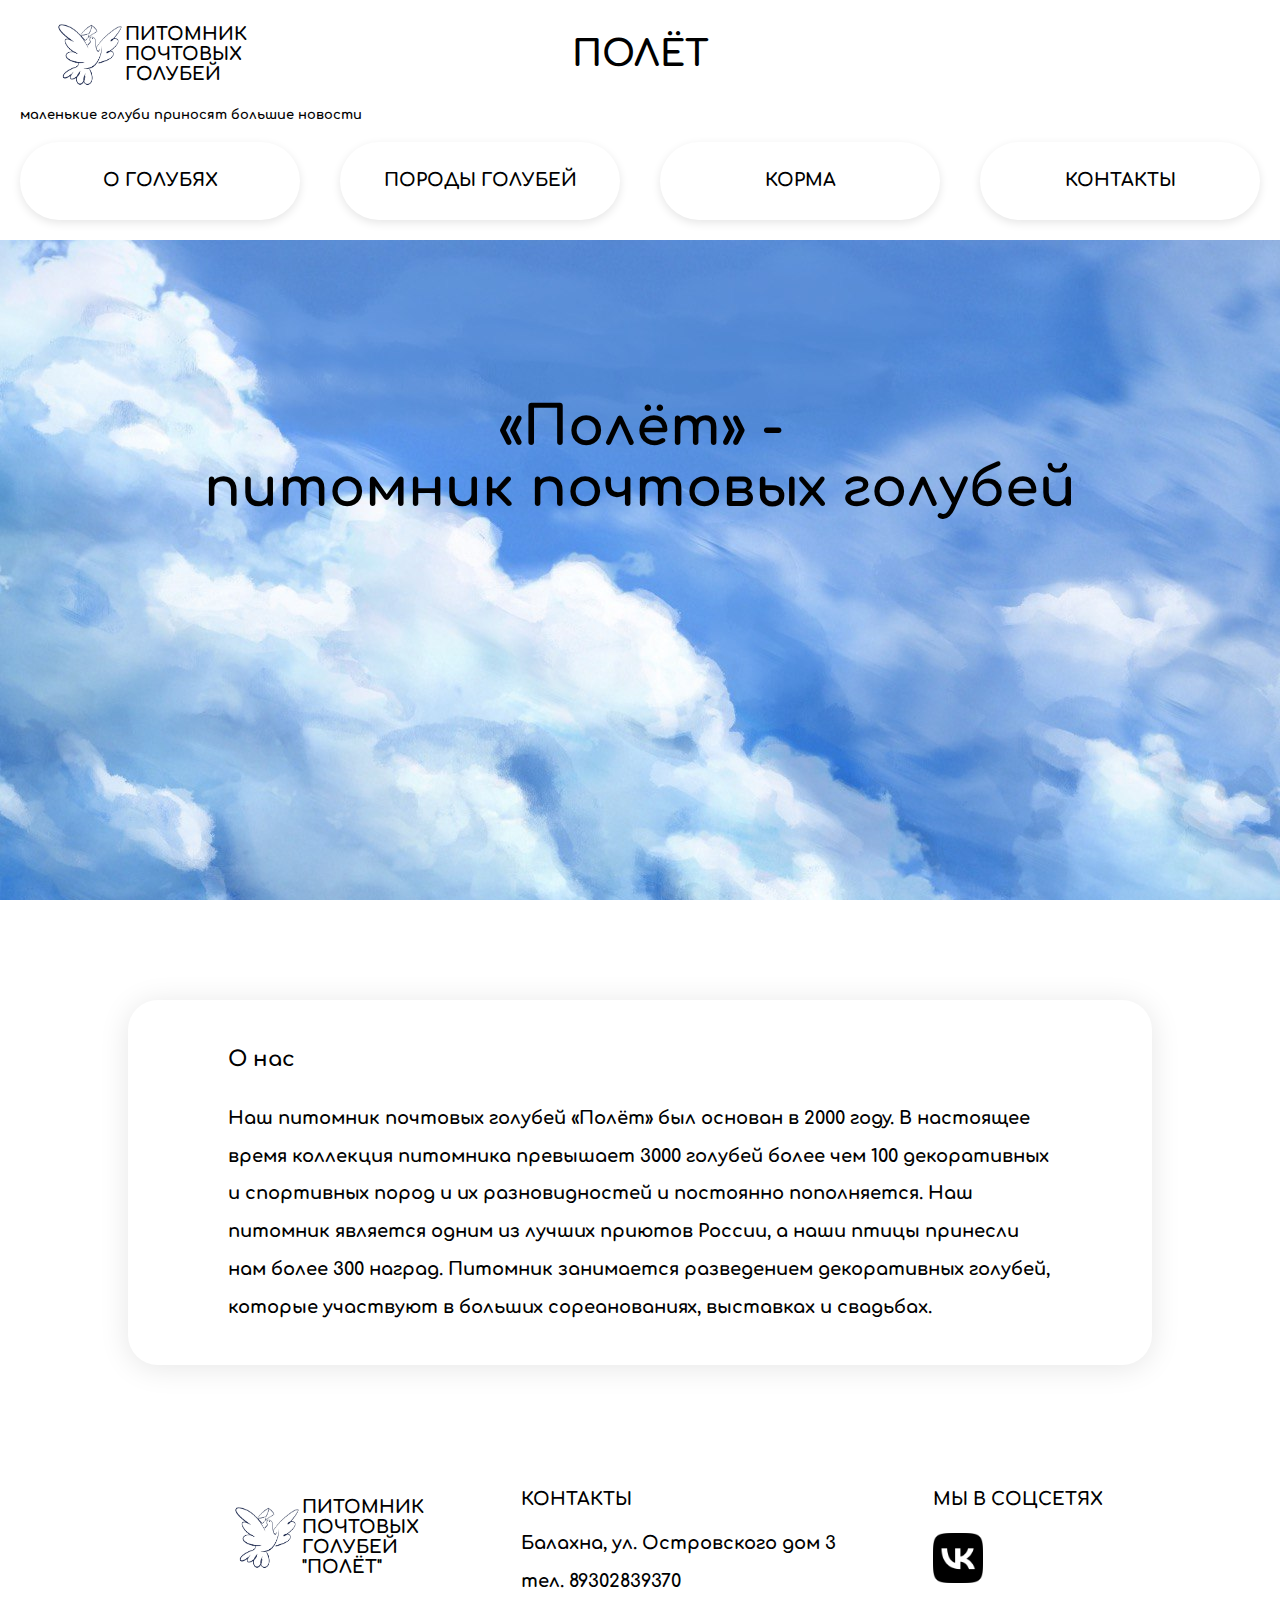
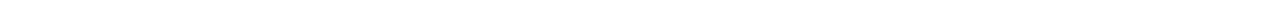
<file: index.html>
<!DOCTYPE html>
<html lang="en">
  <head>
    <meta charset="UTF-8" />
    <meta http-equiv="X-UA-Compatible" content="IE=edge" />
    <meta name="viewport" content="width=device-width, initial-scale=1.0" />
    <title>Полёт - главная</title>
    <link rel="stylesheet" href="style.css" />
    <link rel="preconnect" href="https://fonts.googleapis.com" />
    <link rel="preconnect" href="https://fonts.gstatic.com" crossorigin />
    <link
      href="https://fonts.googleapis.com/css2?family=Comfortaa:wght@300&display=swap"
      rel="stylesheet"
    />
    <style>
      @import url("https://fonts.googleapis.com/css2?family=Comfortaa:wght@300&display=swap");
    </style>
  </head>
  <body>
    <div class="container">
      <header>
        <span class="logo_container">
          <a href="index.html">
            <div class="logo">
              <img class="logotype" src="images/logo.jpg" alt="pigeon" />
              <h4>
                ПИТОМНИК
                <br />
                ПОЧТОВЫХ
                <br />
                ГОЛУБЕЙ
              </h4>
            </div>
          </a>
          <a href="index.html">
            <h1>ПОЛЁТ</h1>
          </a>
          <div></div>
        </span>
        <div class="tagline">маленькие голуби приносят большие новости</div>
        <div class="main_menu">
          <div class="main_links hamburger_button">
            <span>МЕНЮ</span>
          </div>
          <div class="main_menu hamburger_menu">
            <div class="main_links">
              <a href="about.html">О ГОЛУБЯХ</a>
            </div>
            <div class="main_links">
              <a href="ours.html">ПОРОДЫ ГОЛУБЕЙ</a>
            </div>
            <div class="main_links">
              <a href="food.html">КОРМА</a>
            </div>
            <div class="main_links">
              <a href="contacts.html">КОНТАКТЫ</a>
            </div>
          </div>
        </div>
      </header>
      <div class="land_page">
        <div class="image_background">
          <div class="land_text">
          «Полёт» - <br> питомник почтовых голубей
        </div>
        </div>
      </div>
    </div>
    <div class="text info">
      <h3>О нас</h3>
      <p>
        Наш питомник почтовых голубей «Полёт» был основан в 2000 году. В
        настоящее время коллекция питомника превышает 3000 голубей более чем 100
        декоративных и спортивных пород и их разновидностей и постоянно
        пополняется. Наш питомник является одним из лучших приютов России, а
        наши птицы принесли нам более 300 наград. Питомник занимается
        разведением декоративных голубей, которые участвуют в больших
        сореанованиях, выставках и свадьбах.
      </p>
    </div>
    <footer class="footer">
      <div class="logo">
        <img class="logotype" src="images/logo.jpg" alt="" />
        <h4>
          ПИТОМНИК
          <br />
          ПОЧТОВЫХ
          <br />
          ГОЛУБЕЙ
          <br />
          "ПОЛЁТ"
        </h4>
      </div>
      <div class="contacts_footer">
        <h4>КОНТАКТЫ</h4>
        <p>Балахна, ул. Островского дом 3</p>
        <p>тел. 89302839370</p>
      </div>
      <div class="societies">
        <h4>МЫ В СОЦСЕТЯХ</h4>
        <a href="https://vk.com/sychyowa"
          ><img class="vklogo" src="images/vklogo.png" alt=""
        /></a>
      </div>
    </footer>
    <script src="app.js"></script>
  </body>
</html>
</file>
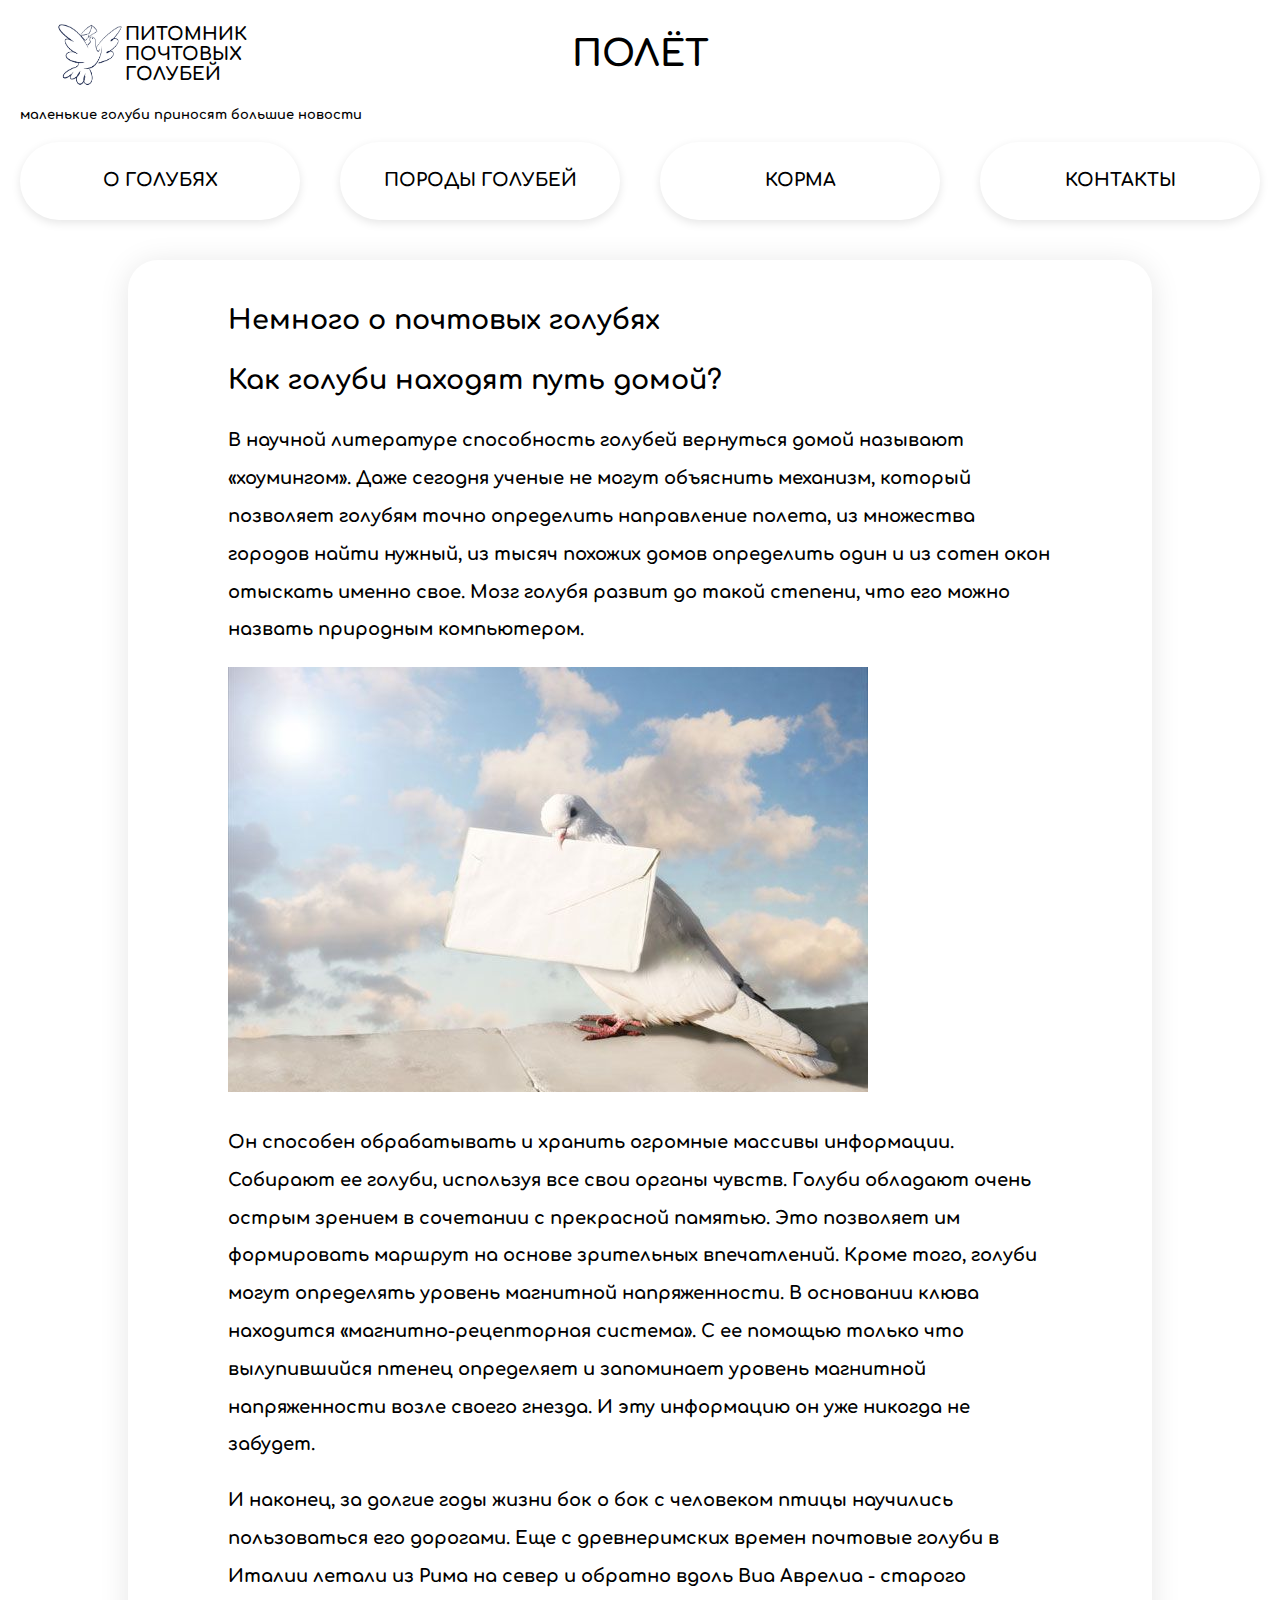
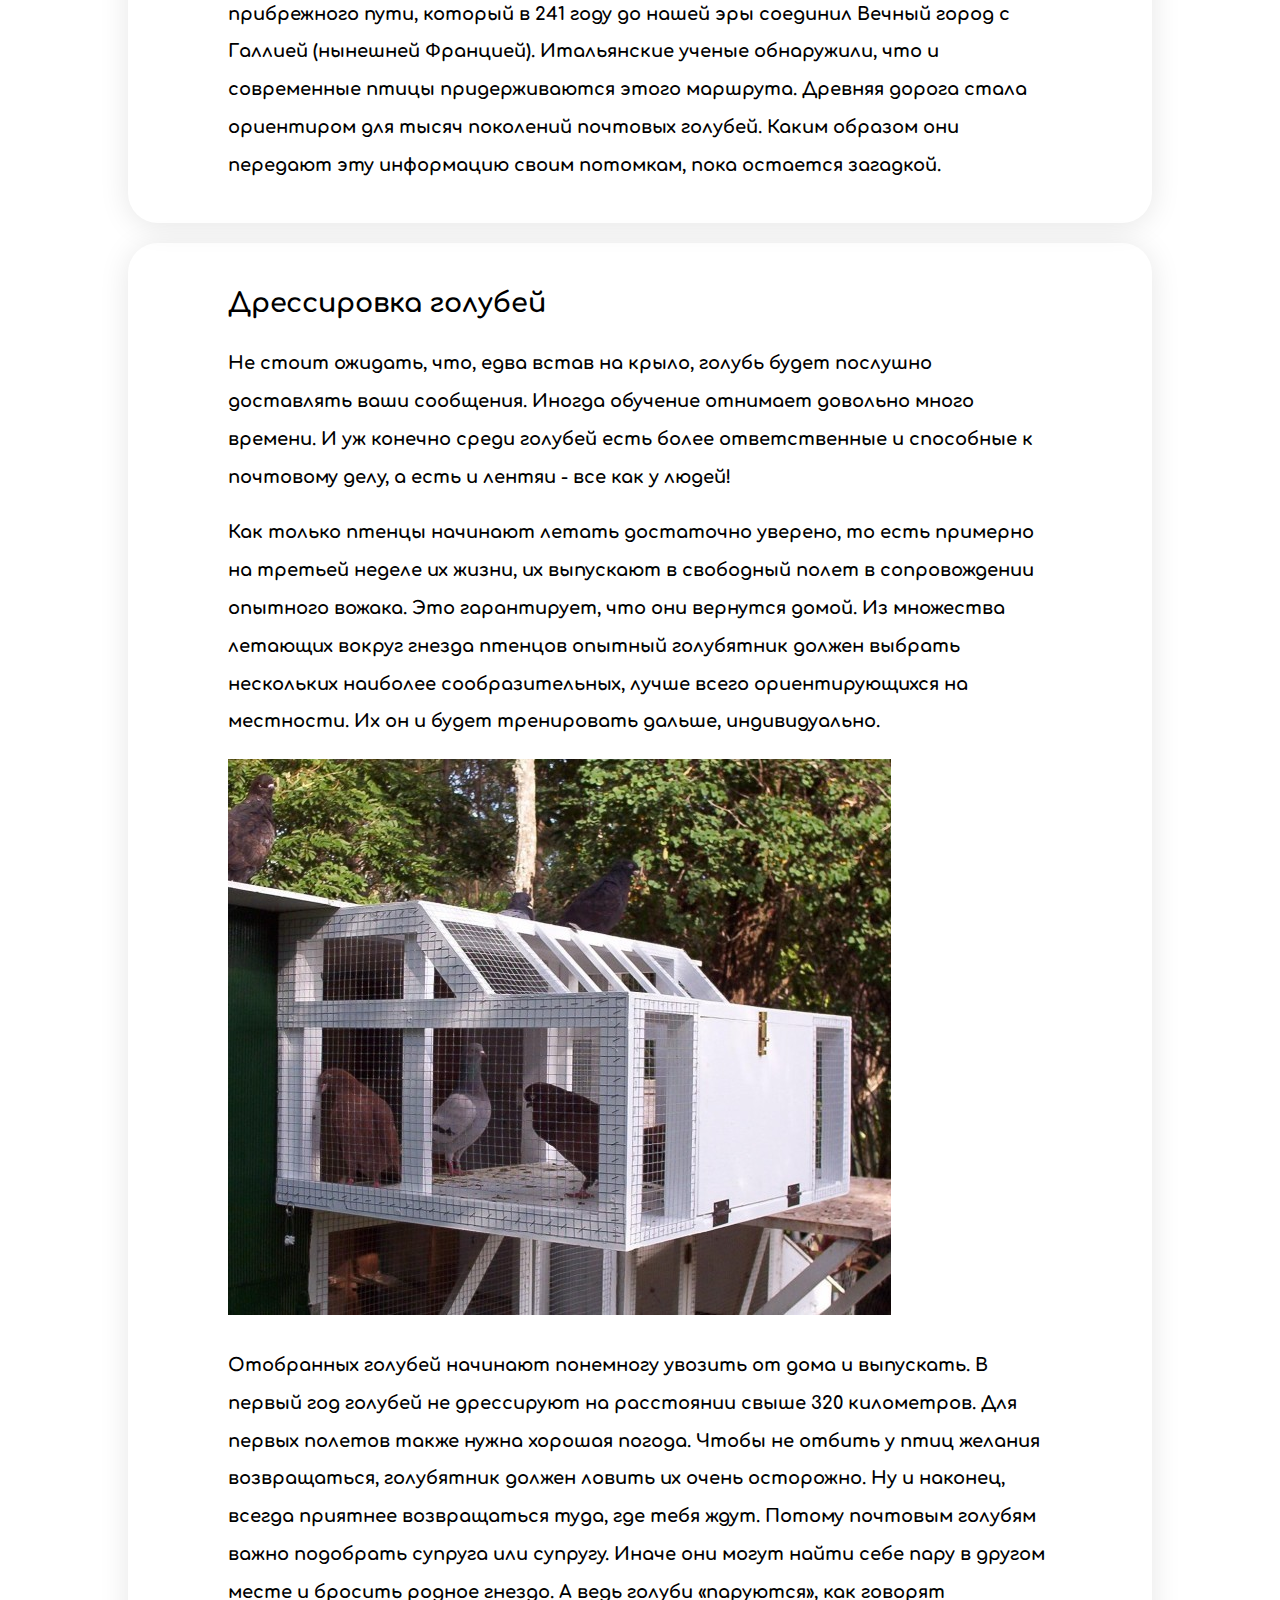
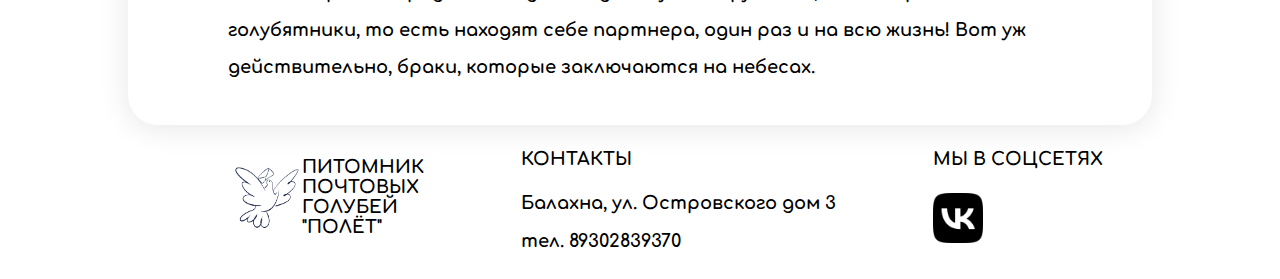
<file: about.html>
<!DOCTYPE html>
<html lang="en">
  <head>
    <meta charset="UTF-8" />
    <meta http-equiv="X-UA-Compatible" content="IE=edge" />
    <meta name="viewport" content="width=device-width, initial-scale=1.0" />
    <title>Полёт - о голубях</title>
    <link rel="stylesheet" href="style.css" />
    <link rel="preconnect" href="https://fonts.googleapis.com" />
    <link rel="preconnect" href="https://fonts.gstatic.com" crossorigin />
    <link
      href="https://fonts.googleapis.com/css2?family=Comfortaa:wght@300&display=swap"
      rel="stylesheet"
    />
    <style>
      @import url("https://fonts.googleapis.com/css2?family=Comfortaa:wght@300&display=swap");
    </style>
  </head>
  <body>
    <header>
      <span class="logo_container">
        <a href="index.html">
          <div class="logo">
            <img class="logotype" src="images/logo.jpg" alt="pigeon" />
            <h4>
              ПИТОМНИК
              <br />
              ПОЧТОВЫХ
              <br />
              ГОЛУБЕЙ
            </h4>
          </div>
        </a>
        <a href="index.html">
          <h1>ПОЛЁТ</h1>
        </a>
        <div></div>
      </span>
      <div class="tagline">маленькие голуби приносят большие новости</div>
      <div class="main_menu">
        <div class="main_links hamburger_button">
          <span>МЕНЮ</span>
        </div>
        <div class="main_menu hamburger_menu">
          <div class="main_links">
            <a href="about.html">О ГОЛУБЯХ</a>
          </div>
          <div class="main_links">
            <a href="ours.html">ПОРОДЫ ГОЛУБЕЙ</a>
          </div>
          <div class="main_links">
            <a href="food.html">КОРМА</a>
          </div>
          <div class="main_links">
            <a href="contacts.html">КОНТАКТЫ</a>
          </div>
        </div>
      </div>
    </header>

    <div class="text">
      <h2>Немного о почтовых голубях</h2>
      <h2>Как голуби находят путь домой?</h2>
      <p>
        В научной литературе способность голубей вернуться домой называют
        «хоумингом». Даже сегодня ученые не могут объяснить механизм, который
        позволяет голубям точно определить направление полета, из множества
        городов найти нужный, из тысяч похожих домов определить один и из сотен
        окон отыскать именно свое. Мозг голубя развит до такой степени, что его
        можно назвать природным компьютером.
      </p>
      <img class="max_width" src="images/golub.jpg" alt="" />
      <p>
        Он способен обрабатывать и хранить огромные массивы информации. Собирают
        ее голуби, используя все свои органы чувств. Голуби обладают очень
        острым зрением в сочетании с прекрасной памятью. Это позволяет им
        формировать маршрут на основе зрительных впечатлений. Кроме того, голуби
        могут определять уровень магнитной напряженности. В основании клюва
        находится «магнитно-рецепторная система». С ее помощью только что
        вылупившийся птенец определяет и запоминает уровень магнитной
        напряженности возле своего гнезда. И эту информацию он уже никогда не
        забудет.
      </p>
      <p>
        И наконец, за долгие годы жизни бок о бок с человеком птицы научились
        пользоваться его дорогами. Еще с древнеримских времен почтовые голуби в
        Италии летали из Рима на север и обратно вдоль Виа Аврелиа - старого
        прибрежного пути, который в 241 году до нашей эры соединил Вечный город
        с Галлией (нынешней Францией). Итальянские ученые обнаружили, что и
        современные птицы придерживаются этого маршрута. Древняя дорога стала
        ориентиром для тысяч поколений почтовых голубей. Каким образом они
        передают эту информацию своим потомкам, пока остается загадкой.
      </p>
    </div>
    <div class="text">
      <h2>Дрессировка голубей</h2>
      <p>
        Не стоит ожидать, что, едва встав на крыло, голубь будет послушно
        доставлять ваши сообщения. Иногда обучение отнимает довольно много
        времени. И уж конечно среди голубей есть более ответственные и способные
        к почтовому делу, а есть и лентяи - все как у людей!
      </p>
      <p>
        Как только птенцы начинают летать достаточно уверено, то есть примерно
        на третьей неделе их жизни, их выпускают в свободный полет в
        сопровождении опытного вожака. Это гарантирует, что они вернутся домой.
        Из множества летающих вокруг гнезда птенцов опытный голубятник должен
        выбрать нескольких наиболее сообразительных, лучше всего ориентирующихся
        на местности. Их он и будет тренировать дальше, индивидуально.
      </p>
      <img class="max_width" src="images/vkletke.jpg" alt="Голуби в клетке" />
      <p>
        Отобранных голубей начинают понемногу увозить от дома и выпускать. В
        первый год голубей не дрессируют на расстоянии свыше 320 километров. Для
        первых полетов также нужна хорошая погода. Чтобы не отбить у птиц
        желания возвращаться, голубятник должен ловить их очень осторожно. Ну и
        наконец, всегда приятнее возвращаться туда, где тебя ждут. Потому
        почтовым голубям важно подобрать супруга или супругу. Иначе они могут
        найти себе пару в другом месте и бросить родное гнездо. А ведь голуби
        «паруются», как говорят голубятники, то есть находят себе партнера, один
        раз и на всю жизнь! Вот уж действительно, браки, которые заключаются на
        небесах.
      </p>
    </div>
    <footer class="footer">
      <div class="logo">
        <img class="logotype" src="images/logo.jpg" alt="" />
        <h4>
          ПИТОМНИК
          <br />
          ПОЧТОВЫХ
          <br />
          ГОЛУБЕЙ
          <br />
          "ПОЛЁТ"
        </h4>
      </div>
      <div class="contacts_footer">
        <h4>КОНТАКТЫ</h4>
        <p>Балахна, ул. Островского дом 3</p>
        <p>тел. 89302839370</p>
      </div>
      <div class="societies">
        <h4>МЫ В СОЦСЕТЯХ</h4>
        <a href="https://vk.com/sychyowa"
          ><img class="vklogo" src="images/vklogo.png" alt=""
        /></a>
      </div>
    </footer>
    <script src="app.js"></script>
  </body>
</html>
</file>
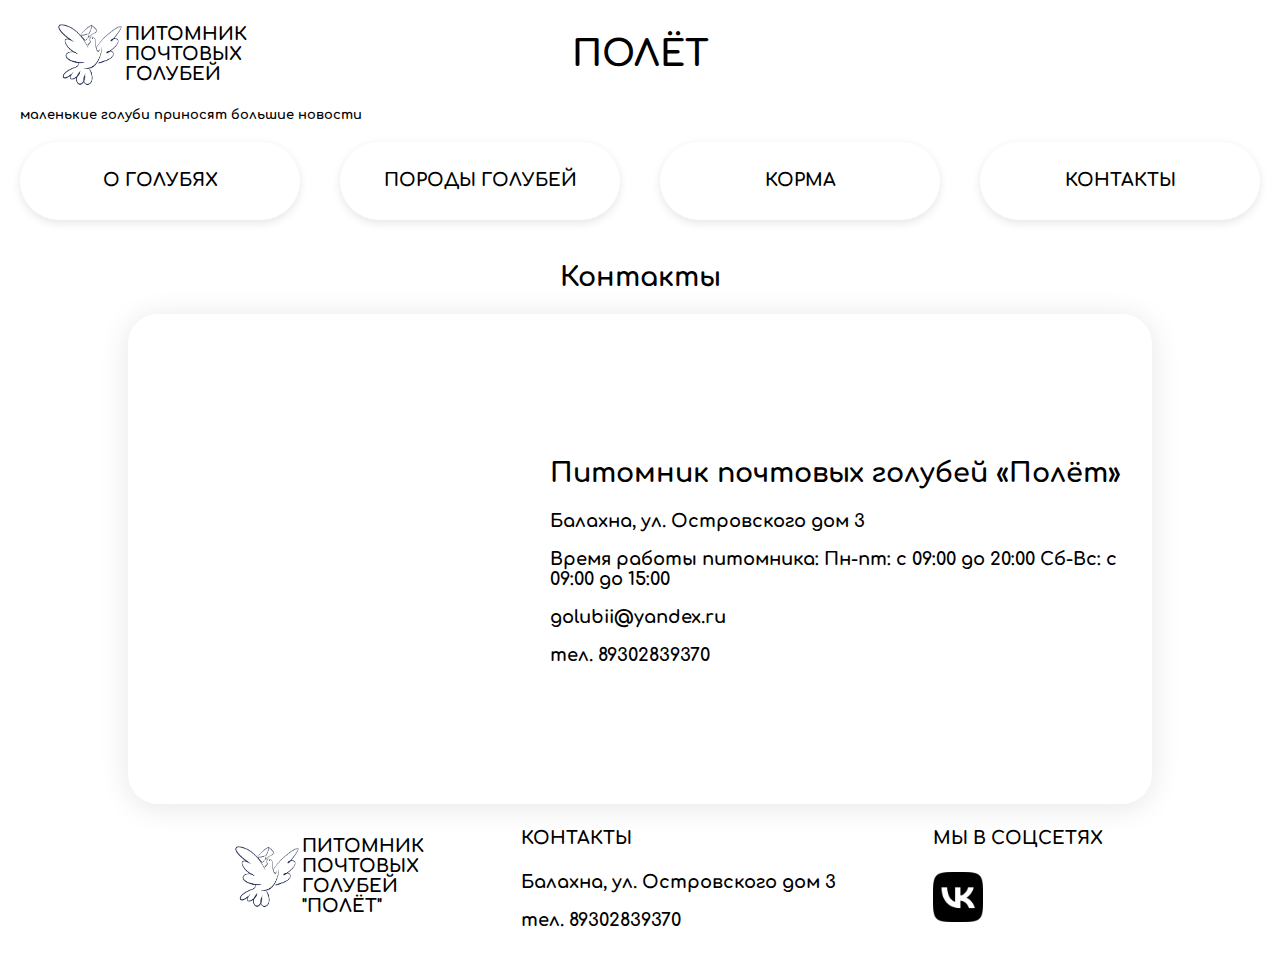
<file: contacts.html>
<!DOCTYPE html>
<html lang="en">
  <head>
    <meta charset="UTF-8" />
    <meta http-equiv="X-UA-Compatible" content="IE=edge" />
    <meta name="viewport" content="width=device-width, initial-scale=1.0" />
    <title>Полёт - Контакты</title>
    <link rel="stylesheet" href="style.css" />
    <link rel="preconnect" href="https://fonts.googleapis.com" />
    <link rel="preconnect" href="https://fonts.gstatic.com" crossorigin />
    <link
      href="https://fonts.googleapis.com/css2?family=Comfortaa:wght@300&display=swap"
      rel="stylesheet"
    />
    <style>
      @import url("https://fonts.googleapis.com/css2?family=Comfortaa:wght@300&display=swap");
    </style>
  </head>
  <body>
    <header>
      <span class="logo_container">
        <a href="index.html">
          <div class="logo">
            <img class="logotype" src="images/logo.jpg" alt="pigeon" />
            <h4>
              ПИТОМНИК
              <br />
              ПОЧТОВЫХ
              <br />
              ГОЛУБЕЙ
            </h4>
          </div>
        </a>
        <a href="index.html">
          <h1>ПОЛЁТ</h1>
        </a>
        <div></div>
      </span>
      <div class="tagline">маленькие голуби приносят большие новости</div>
      <div class="main_menu">
        <div class="main_links hamburger_button">
          <span>МЕНЮ</span>
        </div>
        <div class="main_menu hamburger_menu">
          <div class="main_links">
            <a href="about.html">О ГОЛУБЯХ</a>
          </div>
          <div class="main_links">
            <a href="ours.html">ПОРОДЫ ГОЛУБЕЙ</a>
          </div>
          <div class="main_links">
            <a href="food.html">КОРМА</a>
          </div>
          <div class="main_links">
            <a href="contacts.html">КОНТАКТЫ</a>
          </div>
        </div>
      </div>
    </header>
    <div class="page_name">
      <h2>Контакты</h2>
    </div>
    <div class="contacts">
      <div class="map">
        <iframe
          id="map_772343248"
          frameborder="0"
          width="100%"
          height="100%"
          sandbox="allow-modals allow-forms allow-scripts allow-same-origin allow-popups allow-top-navigation-by-user-activation"
        ></iframe>
        <script type="text/javascript">
          (function (e, t) {
            var r = document.getElementById(e);
            r.contentWindow.document.open(),
              r.contentWindow.document.write(atob(t)),
              r.contentWindow.document.close();
          })(
            "map_772343248",
            "[base64]/[base64]/dm9pZCAwOnIucHJvcGVydGllcy5maWxsT3BhY2l0eSxjb2xvcjpudWxsPT09KG49ZSl8fHZvaWQgMD09PW4/dm9pZCAwOm4ucHJvcGVydGllcy5zdHJva2VDb2xvcix3ZWlnaHQ6bnVsbD09PShhPWUpfHx2b2lkIDA9PT1hP3ZvaWQgMDphLnByb3BlcnRpZXMuc3Ryb2tlV2lkdGgsb3BhY2l0eTpudWxsPT09KG89ZSl8fHZvaWQgMD09PW8/dm9pZCAwOm8ucHJvcGVydGllcy5zdHJva2VPcGFjaXR5fX0scG9pbnRUb0xheWVyOmZ1bmN0aW9uKGUsdCl7cmV0dXJuInJhZGl1cyJpbiBlLnByb3BlcnRpZXM/[base64]"
          );
        </script>
      </div>
      <div>
        <h2>Питомник почтовых голубей «Полёт»</h2>
        <p>Балахна, ул. Островского дом 3</p>
        <p>
          Время работы питомника: Пн-пт: с 09:00 до 20:00 Сб-Вс: с 09:00 до
          15:00
        </p>
        <p><a href="golubii@yandex.ru">golubii@yandex.ru</a></p>
        <p>тел. 89302839370</p>
      </div>
    </div>
    <footer class="footer">
      <div class="logo">
        <img class="logotype" src="images/logo.jpg" alt="" />
        <h4>
          ПИТОМНИК
          <br />
          ПОЧТОВЫХ
          <br />
          ГОЛУБЕЙ
          <br />
          "ПОЛЁТ"
        </h4>
      </div>
      <div class="contacts_footer">
        <h4>КОНТАКТЫ</h4>
        <p>Балахна, ул. Островского дом 3</p>
        <p>тел. 89302839370</p>
      </div>
      <div class="societies">
        <h4>МЫ В СОЦСЕТЯХ</h4>
        <a href="https://vk.com/sychyowa"
          ><img class="vklogo" src="images/vklogo.png" alt=""
        /></a>
      </div>
    </footer>
    <script src="app.js"></script>
  </body>
</html>
</file>
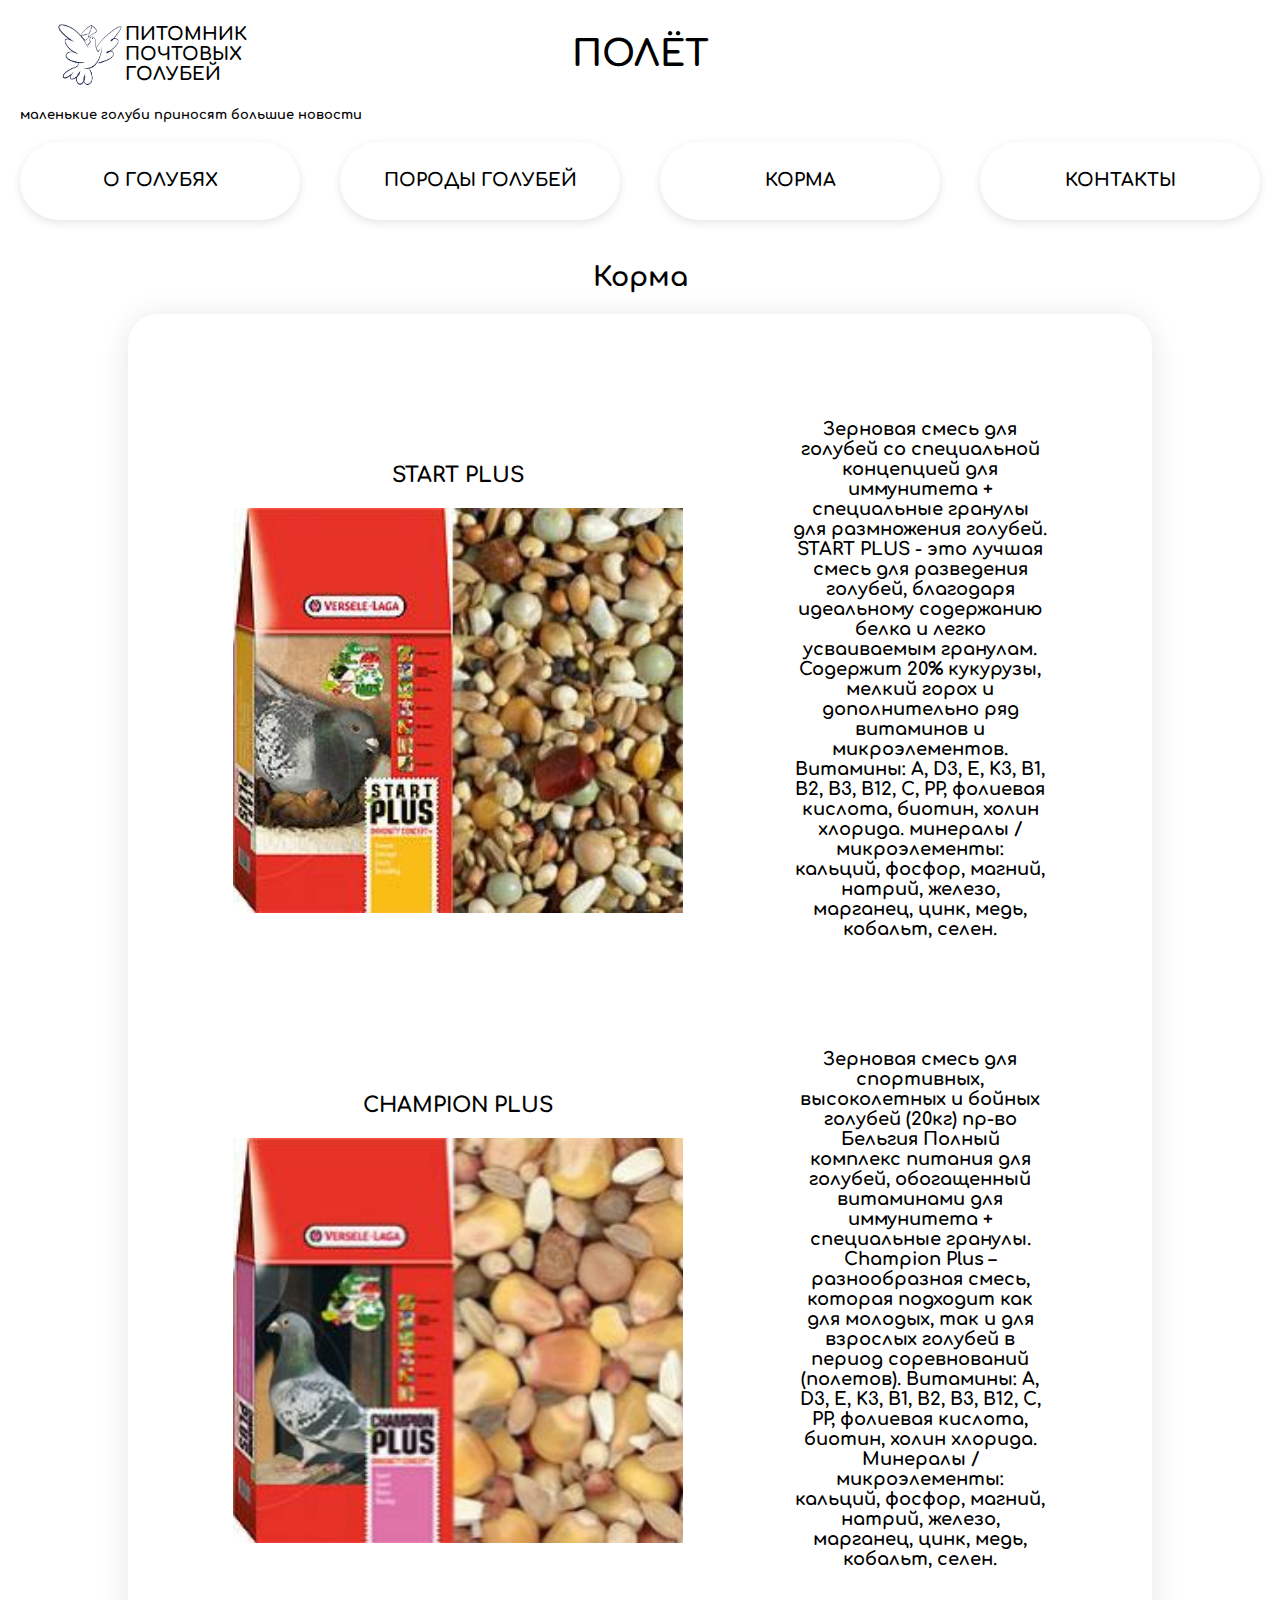
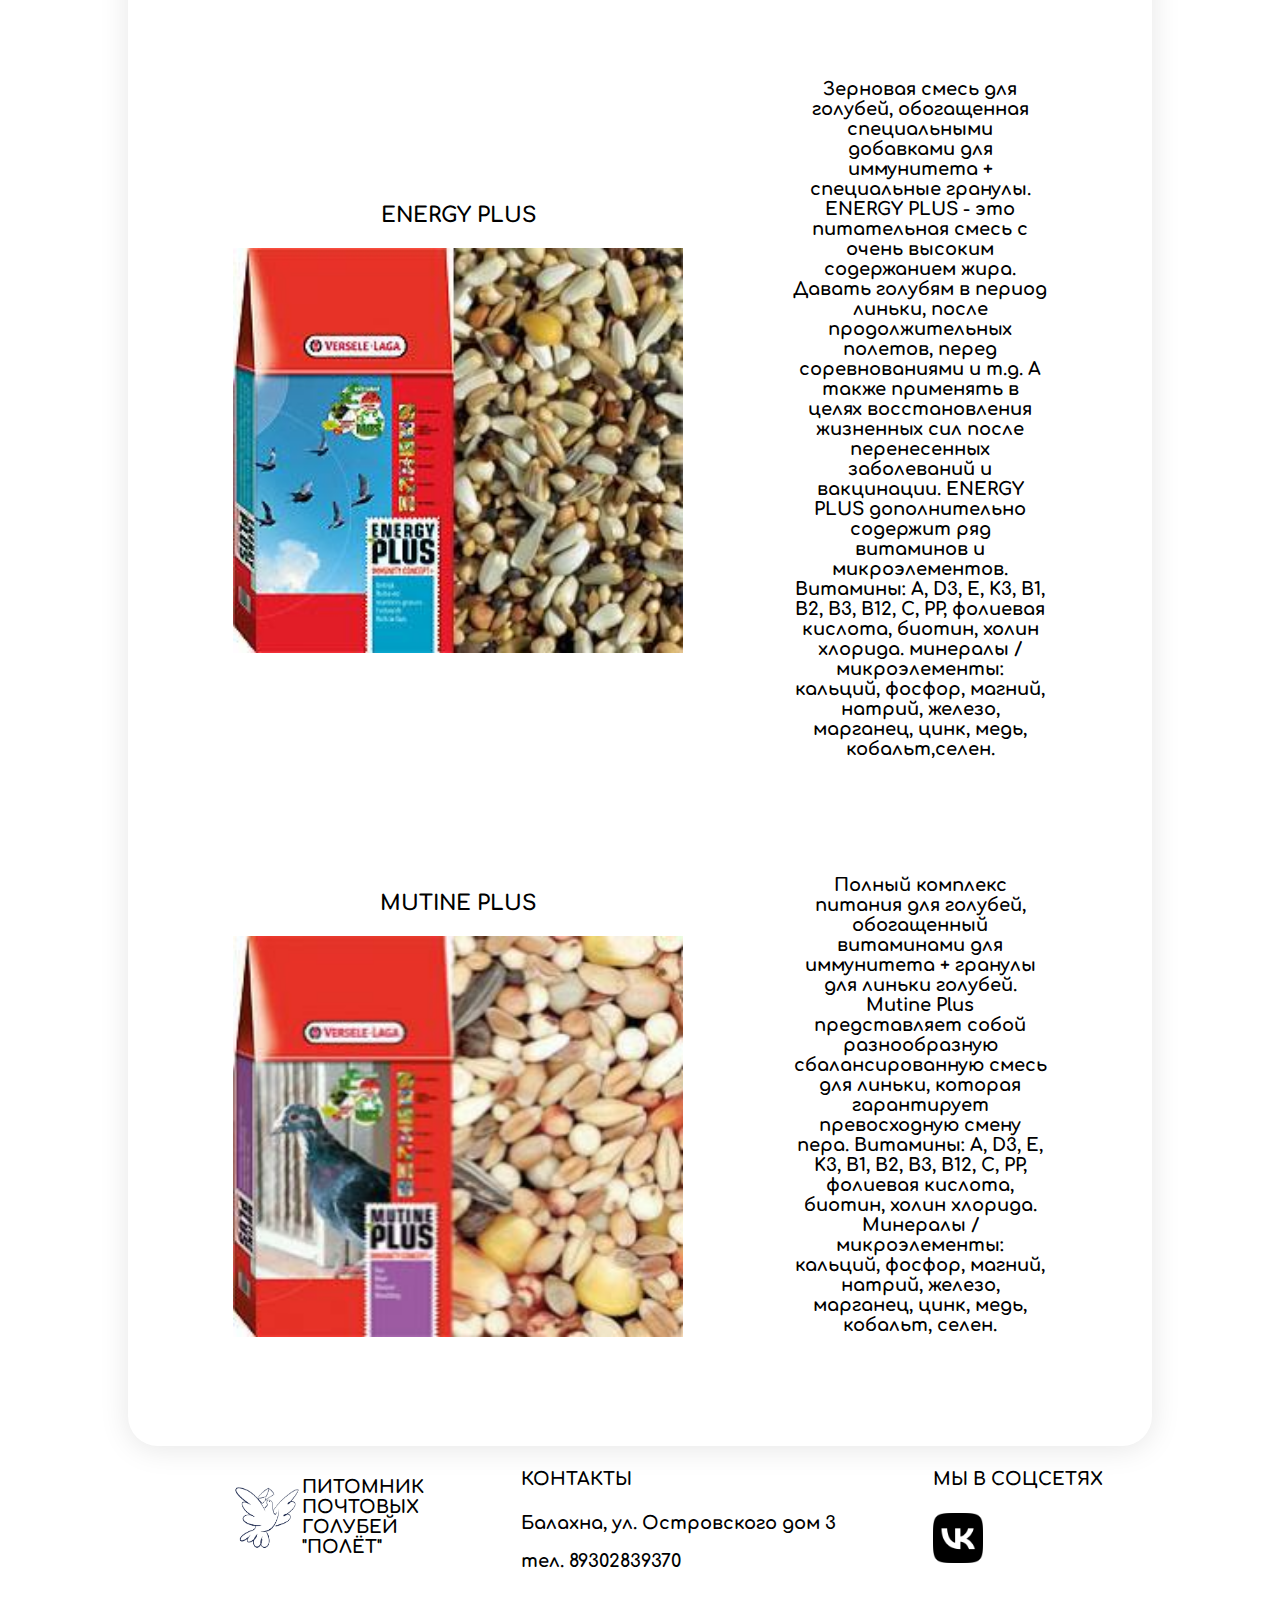
<file: food.html>
<!DOCTYPE html>
<html lang="en">
  <head>
    <meta charset="UTF-8" />
    <meta http-equiv="X-UA-Compatible" content="IE=edge" />
    <meta name="viewport" content="width=device-width, initial-scale=1.0" />
    <title>Полёт - корм</title>
    <link rel="stylesheet" href="style.css" />
    <link rel="preconnect" href="https://fonts.googleapis.com" />
    <link rel="preconnect" href="https://fonts.gstatic.com" crossorigin />
    <link
      href="https://fonts.googleapis.com/css2?family=Comfortaa:wght@300&display=swap"
      rel="stylesheet"
    />
    <style>
      @import url("https://fonts.googleapis.com/css2?family=Comfortaa:wght@300&display=swap");
    </style>
  </head>
  <body>
    <header>
      <span class="logo_container">
        <a href="index.html">
          <div class="logo">
            <img class="logotype" src="images/logo.jpg" alt="pigeon" />
            <h4>
              ПИТОМНИК
              <br />
              ПОЧТОВЫХ
              <br />
              ГОЛУБЕЙ
            </h4>
          </div>
        </a>
        <a href="index.html">
          <h1>ПОЛЁТ</h1>
        </a>
        <div></div>
      </span>
      <div class="tagline">маленькие голуби приносят большие новости</div>
      <div class="main_menu">
        <div class="main_links hamburger_button">
          <span>МЕНЮ</span>
        </div>
        <div class="main_menu hamburger_menu">
          <div class="main_links">
            <a href="about.html">О ГОЛУБЯХ</a>
          </div>
          <div class="main_links">
            <a href="ours.html">ПОРОДЫ ГОЛУБЕЙ</a>
          </div>
          <div class="main_links">
            <a href="food.html">КОРМА</a>
          </div>
          <div class="main_links">
            <a href="contacts.html">КОНТАКТЫ</a>
          </div>
        </div>
      </div>
    </header>
    <div class="page_name">
      <h2>Корма</h2>
    </div>
    <table>
      <tr>
        <th>
          <h3>START PLUS</h3>
          <img class="types" src="images/food1.jpg" alt="" />
        </th>
        <th>
          Зерновая смесь для голубей со специальной концепцией для иммунитета +
          специальные гранулы для размножения голубей. START PLUS - это лучшая
          смесь для разведения голубей, благодаря идеальному содержанию белка и
          легко усваиваемым гранулам. Содержит 20% кукурузы, мелкий горох и
          дополнительно ряд витаминов и микроэлементов. Витамины: A, D3, E, K3,
          B1, B2, B3, B12, C, PP, фолиевая кислота, биотин, холин хлорида.
          минералы / микроэлементы: кальций, фосфор, магний, натрий, железо,
          марганец, цинк, медь, кобальт, селен.
        </th>
      </tr>
      <tr>
        <td>
          <h3>CHAMPION PLUS</h3>
          <img class="types" src="images/food2jpg.jpg" alt="" />
        </td>
        <td>
          Зерновая смесь для спортивных, высоколетных и бойных голубей (20кг)
          пр-во Бельгия Полный комплекс питания для голубей, обогащенный
          витаминами для иммунитета + специальные гранулы. Champion Plus –
          разнообразная смесь, которая подходит как для молодых, так и для
          взрослых голубей в период соревнований (полетов). Витамины: A, D3, E,
          K3, B1, B2, B3, B12, C, PP, фолиевая кислота, биотин, холин хлорида.
          Минералы / микроэлементы: кальций, фосфор, магний, натрий, железо,
          марганец, цинк, медь, кобальт, селен.
        </td>
      </tr>
      <tr>
        <td>
          <h3>ENERGY PLUS</h3>
          <img class="types" src="images/food3.jpg" alt="" />
        </td>
        <td>
          Зерновая смесь для голубей, обогащенная специальными добавками для
          иммунитета + специальные гранулы. ENERGY PLUS - это питательная смесь
          с очень высоким содержанием жира. Давать голубям в период линьки,
          после продолжительных полетов, перед соревнованиями и т.д. А также
          применять в целях восстановления жизненных сил после перенесенных
          заболеваний и вакцинации. ENERGY PLUS дополнительно содержит ряд
          витаминов и микроэлементов. Витамины: A, D3, E, K3, B1, B2, B3, B12,
          C, PP, фолиевая кислота, биотин, холин хлорида. минералы /
          микроэлементы: кальций, фосфор, магний, натрий, железо, марганец,
          цинк, медь, кобальт,селен.
        </td>
      </tr>
      <tr>
        <td>
          <h3>MUTINE PLUS</h3>
          <img class="types" src="images/food4.jpg" alt="" />
        </td>
        <td>
          Полный комплекс питания для голубей, обогащенный витаминами для
          иммунитета + гранулы для линьки голубей. Mutine Plus представляет
          собой разнообразную сбалансированную смесь для линьки, которая
          гарантирует превосходную смену пера. Витамины: A, D3, E, K3, B1, B2,
          B3, B12, C, PP, фолиевая кислота, биотин, холин хлорида. Минералы /
          микроэлементы: кальций, фосфор, магний, натрий, железо, марганец,
          цинк, медь, кобальт, селен.
        </td>
      </tr>
    </table>

    <footer class="footer">
      <div class="logo">
        <img class="logotype" src="images/logo.jpg" alt="" />
        <h4>
          ПИТОМНИК
          <br />
          ПОЧТОВЫХ
          <br />
          ГОЛУБЕЙ
          <br />
          "ПОЛЁТ"
        </h4>
      </div>
      <div class="contacts_footer">
        <h4>КОНТАКТЫ</h4>
        <p>Балахна, ул. Островского дом 3</p>
        <p>тел. 89302839370</p>
      </div>
      <div class="societies">
        <h4>МЫ В СОЦСЕТЯХ</h4>
        <a href="https://vk.com/sychyowa"
          ><img class="vklogo" src="images/vklogo.png" alt=""
        /></a>
      </div>
    </footer>
    <script src="app.js"></script>
  </body>
</html>
</file>
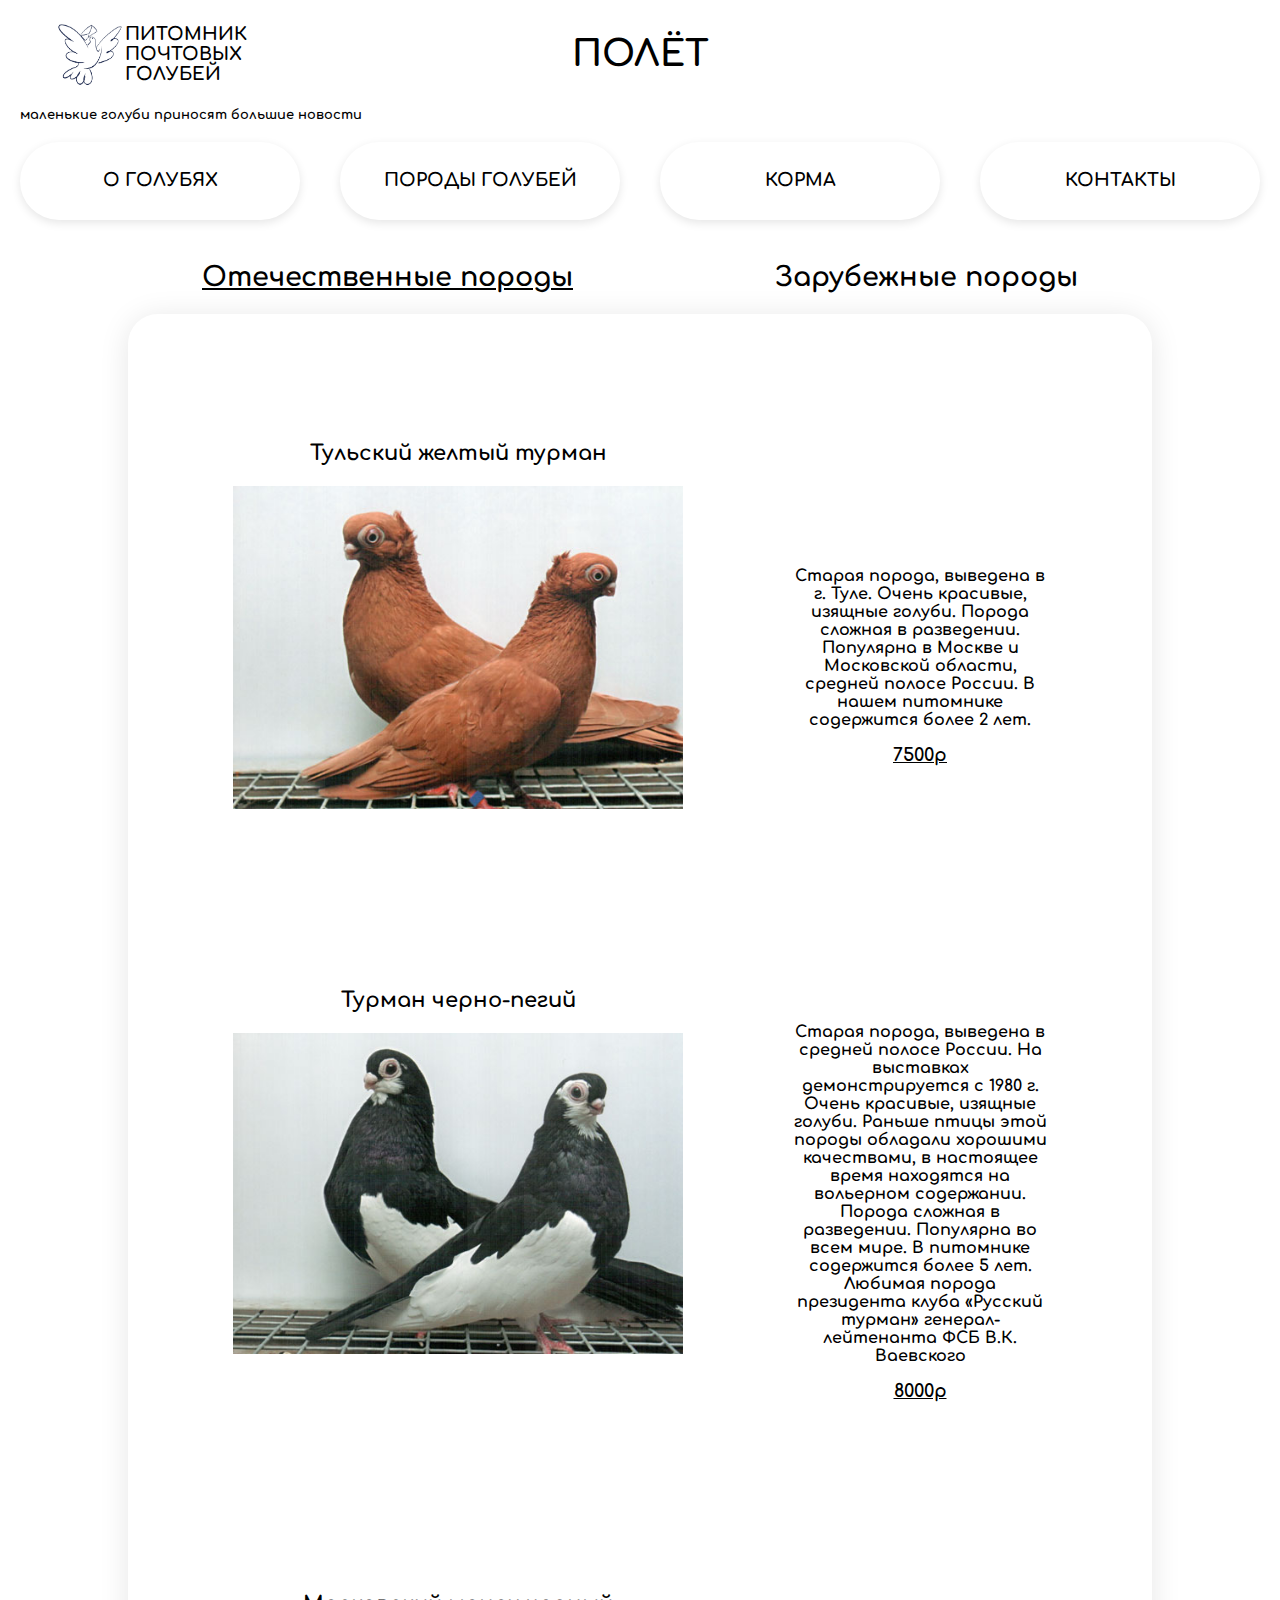
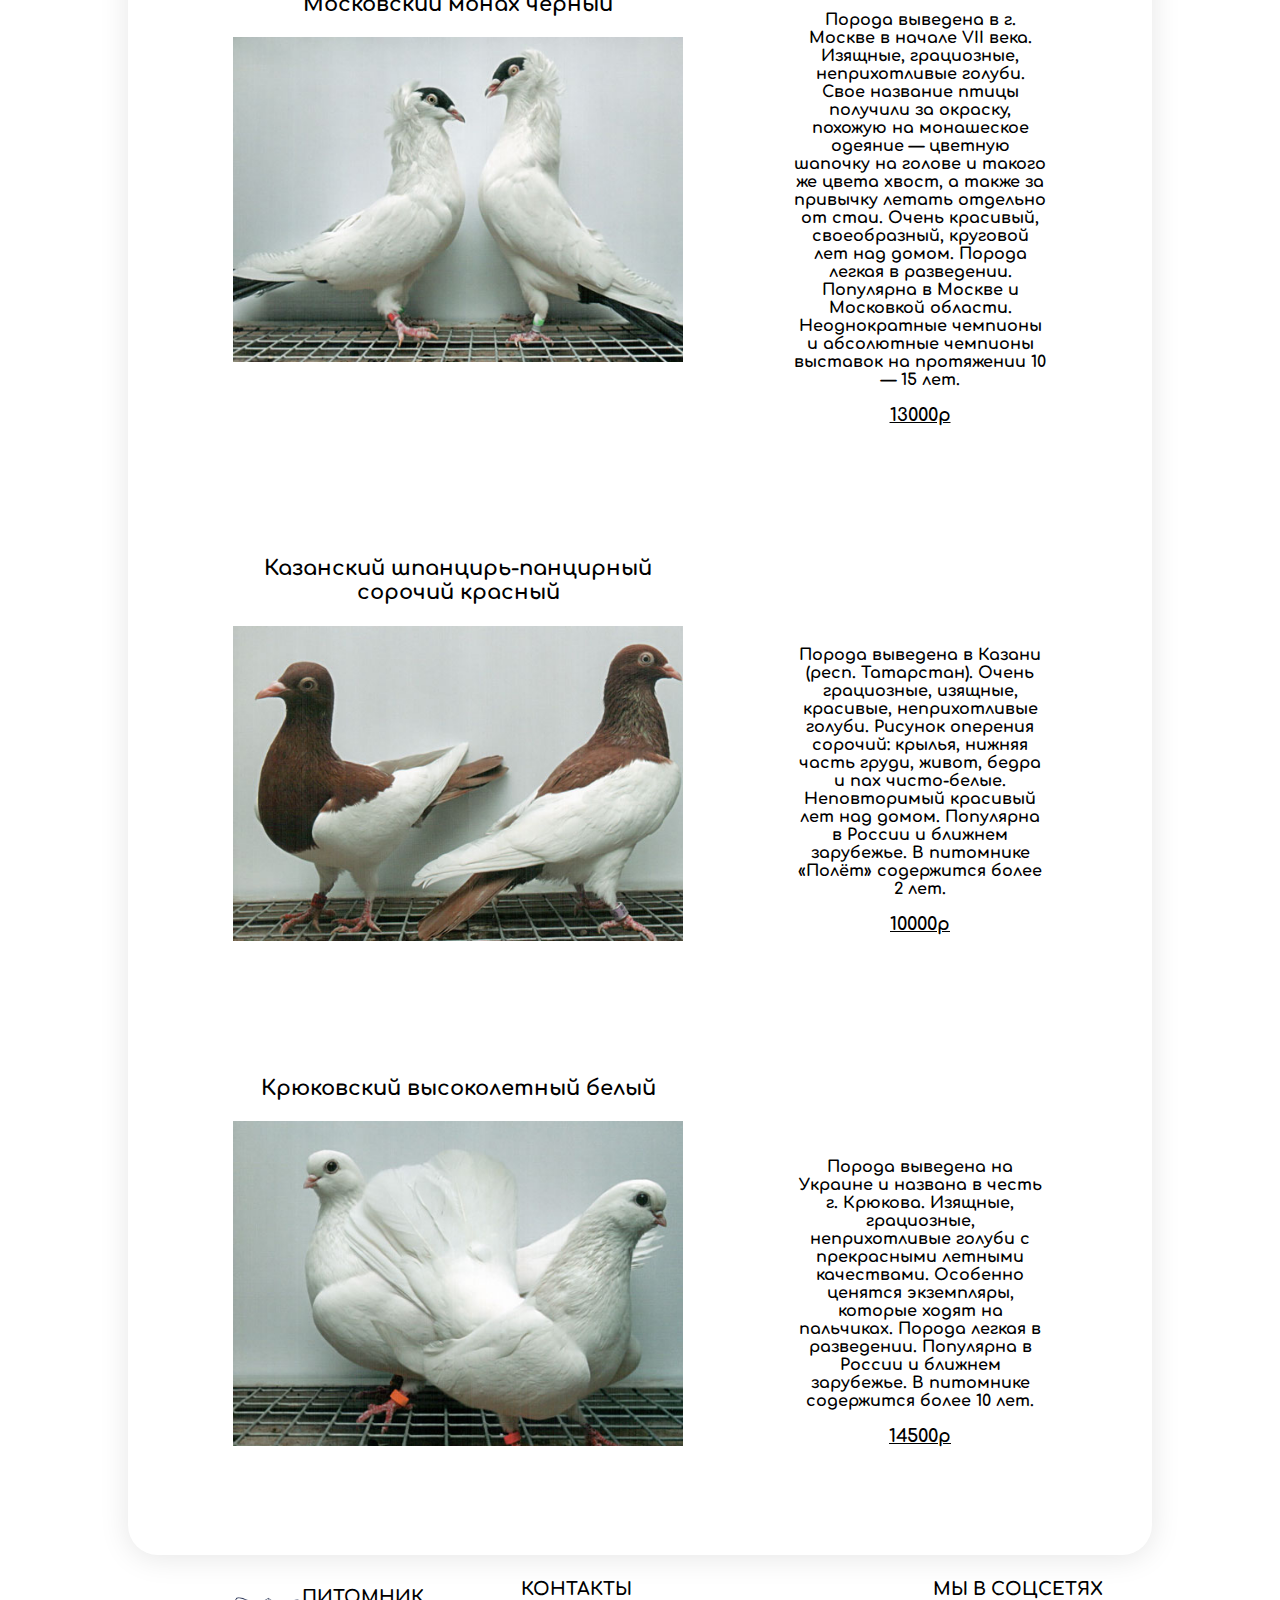
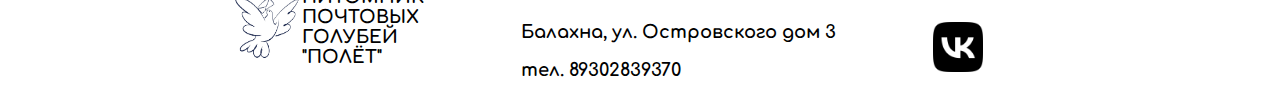
<file: ours.html>
<!DOCTYPE html>
<html lang="en">
  <head>
    <meta charset="UTF-8" />
    <meta http-equiv="X-UA-Compatible" content="IE=edge" />
    <meta name="viewport" content="width=device-width, initial-scale=1.0" />
    <title>Полёт - породы</title>
    <link rel="stylesheet" href="style.css" />
    <link rel="preconnect" href="https://fonts.googleapis.com" />
    <link rel="preconnect" href="https://fonts.gstatic.com" crossorigin />
    <link
      href="https://fonts.googleapis.com/css2?family=Comfortaa:wght@300&display=swap"
      rel="stylesheet"
    />
    <style>
      @import url("https://fonts.googleapis.com/css2?family=Comfortaa:wght@300&display=swap");
    </style>
  </head>
  <body>
    <header>
      <span class="logo_container">
        <a href="index.html">
          <div class="logo">
            <img class="logotype" src="images/logo.jpg" alt="pigeon" />
            <h4>
              ПИТОМНИК
              <br />
              ПОЧТОВЫХ
              <br />
              ГОЛУБЕЙ
            </h4>
          </div>
        </a>
        <a href="index.html">
          <h1>ПОЛЁТ</h1>
        </a>
        <div></div>
      </span>
      <div class="tagline">маленькие голуби приносят большие новости</div>
      <div class="main_menu">
        <div class="main_links hamburger_button">
          <span>МЕНЮ</span>
        </div>
        <div class="main_menu hamburger_menu">
          <div class="main_links">
            <a href="about.html">О ГОЛУБЯХ</a>
          </div>
          <div class="main_links">
            <a href="ours.html">ПОРОДЫ ГОЛУБЕЙ</a>
          </div>
          <div class="main_links">
            <a href="food.html">КОРМА</a>
          </div>
          <div class="main_links">
            <a href="contacts.html">КОНТАКТЫ</a>
          </div>
        </div>
      </div>
    </header>
    <div class="page_name species_selector">
      <h2 class="active" data-table="our_species">Отечественные породы</h2>
      <h2 data-table="foreign_species">Зарубежные породы</h2>
    </div>
    <table class="toggle_table" id="our_species">
      <tr>
        <th>
          <h3>Тульский желтый турман</h3>
          <img class="types" src="images/ourstype1.jpg" alt="" />
        </th>
        <th>
          <p class="table_text">
            Старая порода, выведена в г. Туле. Очень красивые, изящные голуби.
            Порода сложная в разведении. Популярна в Москве и Московской
            области, средней полосе России. В нашем питомнике содержится более 2
            лет.
          </p>
          <u>7500p</u>
        </th>
      </tr>
      <tr>
        <td>
          <h3>Турман черно-пегий</h3>
          <img class="types" src="images/ourstype2.jpg" alt="" />
        </td>
        <td>
          <p class="table_text">
            Старая порода, выведена в средней полосе России. На выставках
            демонстрируется с 1980 г. Очень красивые, изящные голуби. Раньше
            птицы этой породы обладали хорошими качествами, в настоящее время
            находятся на вольерном содержании. Порода сложная в разведении.
            Популярна во всем мире. В питомнике содержится более 5 лет. Любимая
            порода президента клуба «Русский турман» генерал-лейтенанта ФСБ В.К.
            Ваевского
          </p>
          <u>8000p</u>
        </td>
      </tr>
      <tr>
        <td>
          <h3>Московский монах черный</h3>
          <img class="types" src="images/ourstype3.jpg" alt="" />
        </td>
        <td>
          <p class="table_text">
            Порода выведена в г. Москве в начале VII века. Изящные, грациозные,
            неприхотливые голуби. Свое название птицы получили за окраску,
            похожую на монашеское одеяние — цветную шапочку на голове и такого
            же цвета хвост, а также за привычку летать отдельно от стаи. Очень
            красивый, своеобразный, круговой лет над домом. Порода легкая в
            разведении. Популярна в Москве и Московкой области. Неоднократные
            чемпионы и абсолютные чемпионы выставок на протяжении 10 — 15 лет.
          </p>
          <u>13000p</u>
        </td>
      </tr>
      <tr>
        <td>
          <h3>
            Казанский шпанцирь-панцирный <br />
            сорочий красный
          </h3>
          <img class="types" src="images/ourstype4.jpg" alt="" />
        </td>
        <td>
          <p class="table_text">
            Порода выведена в Казани (респ. Татарстан). Очень грациозные,
            изящные, красивые, неприхотливые голуби. Рисунок оперения сорочий:
            крылья, нижняя часть груди, живот, бедра и пах чисто-белые.
            Неповторимый красивый лет над домом. Популярна в России и ближнем
            зарубежье. В питомнике «Полёт» содержится более 2 лет.
          </p>
          <u>10000p</u>
        </td>
      </tr>
      <tr>
        <td>
          <h3>Крюковский высоколетный белый</h3>
          <img class="types" src="images/ourstype5.jpg" alt="" />
        </td>
        <td>
          <p class="table_text">
            Порода выведена на Украине и названа в честь г. Крюкова. Изящные,
            грациозные, неприхотливые голуби с прекрасными летными качествами.
            Особенно ценятся экземпляры, которые ходят на пальчиках. Порода
            легкая в разведении. Популярна в России и ближнем зарубежье. В
            питомнике содержится более 10 лет.
          </p>
          <u>14500p</u>
        </td>
      </tr>
    </table>
    <table class="toggle_table" style="display: none" id="foreign_species">
      <tr>
        <th>
          <h3>Туркменский агаран лимонистый</h3>
          <img class="types" src="images/type1.jpg" alt="" />
        </th>
        <th class="table_text">
          <p class="table_text">
            Порода этого бойного голубя выведена в Туркмении. Родиной бойных
            голубей является Иран. Агаран — в переводе с туркменского «сливки
            верблюжьего молока», то есть самое лучшее. Красивые, изящные,
            неприхотливые голуби. Продолжительность полета от 1,5 до 4 часов в
            зависимости от условий содержания и тренировок. Порода легкая в
            разведении, но требует много времени для тренировок. Популярна в
            России и ближнем зарубежье. В нашем питомнике содержится более 10
            лет.
          </p>
          <u> 10000р </u>
        </th>
      </tr>
      <tr>
        <td>
          <h3>Тбилисский бойный чернохвостый</h3>
          <img class="types" src="images/type2.jpg" alt="" />
        </td>
        <td>
          <p class="table_text">
            Порода выведена в Грузии в г. Тбилиси. Неприхотливые, жизнеспособные
            голуби. Отличительная особенность породы — оперенные ноги. Голуби
            обладают высокими игровыми и летными качествами — красота и бой в
            полете завораживают. Продолжительность полета от 4 до 12 часов в
            зависимости от условий содержания и тренировок. Порода легкая в
            разведении, но требует много времени для тренировок. Пользуется
            популярностью в России и ближнем зарубежье. В нашем питомнике
            содержится более 5 лет.
          </p>
          <u>8500р </u>
        </td>
      </tr>
      <tr>
        <td>
          <h3>Николаевский черный «бабочка»</h3>
          <img class="types" src="images/type3.jpg" alt="" />
        </td>
        <td>
          <p class="table_text">
            Порода выведена на Украине в г. Николаеве. Красивые голуби
            оригинального окраса. Обладают очень необычным летом — зависают на
            одном месте, как бабочка. Продолжительность полета — до 12 часов в
            зависимости от условий содержания и тренировок. Порода легкая в
            разведении. Популярна во всем мире, особенно на Украине. В нашем
            питомнике содержится более 10 лет.
          </p>
          <u>12500р</u>
        </td>
      </tr>
      <tr>
        <td>
          <h3>Китайская чайка белая</h3>
          <img class="types" src="images/type4.jpg" alt="" />
        </td>
        <td>
          <p class="table_text">
            Выведена в Китае и названа по стране происхождения. Очень красивые,
            изящные, неприхотливые голуби. Хорошо переносят холод. Порода легкая
            в разведении. Популярна во всем мире. Несомненно, одна из
            красивейших пород В питомнике В.И. Харлашина содержится 15 лет.
          </p>
          <u>20000р</u>
        </td>
      </tr>
      <tr>
        <td>
          <h3>Немецкий крестовый монах красный <br />(бесхохлый)</h3>
          <img class="types" src="images/type5.jpg" alt="" />
        </td>
        <td>
          <p class="table_text">
            Порода выведена в Германии. Голуби получили свое название «монах» за
            цветную шапочку на голове, а «крестовый» — за цветной хвост и
            цветные перья в крыльях, которые при полете напоминают крест.
            Красивые, изящные голуби. Порода средней сложности
            разведения.Популярна во всем мире, в том числе в России, особенно у
            голубеводов Москвы. Одна из любимых пород В.И. Харлашина. Любимая
            порода главы Балашихинского района Московской области В.Г.
            Самоделова, который занимается ею с 12-летнего возраста.
          </p>
          <u>9500р</u>
        </td>
      </tr>
    </table>
    <script>
      (function () {
        let selectors = document
          .getElementsByClassName("species_selector")[0]
          .getElementsByTagName("h2");
        for (let selector of selectors) {
          selector.onclick = function () {
            for (let sel of selectors) {
              if (sel == selector) {
                sel.classList.add("active");
                document.getElementById(sel.dataset.table).style.display =
                  "block";
              } else {
                sel.classList.remove("active");
                document.getElementById(sel.dataset.table).style.display =
                  "none";
              }
            }
          };
        }
      })();
    </script>
    <footer class="footer">
      <div class="logo">
        <img class="logotype" src="images/logo.jpg" alt="" />
        <h4>
          ПИТОМНИК
          <br />
          ПОЧТОВЫХ
          <br />
          ГОЛУБЕЙ
          <br />
          "ПОЛЁТ"
        </h4>
      </div>
      <div class="contacts_footer">
        <h4>КОНТАКТЫ</h4>
        <p>Балахна, ул. Островского дом 3</p>
        <p>тел. 89302839370</p>
      </div>
      <div class="societies">
        <h4>МЫ В СОЦСЕТЯХ</h4>
        <a href="https://vk.com/sychyowa"
          ><img class="vklogo" src="images/vklogo.png" alt=""
        /></a>
      </div>
    </footer>
    <script src="app.js"></script>
  </body>
</html>
</file>
<file: style.css>
header {
    height: auto;
    background-color: white;
}

body {
    font-family: 'Comfortaa', cursive;
    ;
    font-size: large;
    font-weight: bold;
    color: black;
    margin: 0;
    background-color: white;
}

a {
    color: black;
    text-decoration: none;
}

.main_menu {
    display: flex;
    justify-content: space-around;
    padding-bottom: 10px;
}

.main_links {
    white-space: nowrap;
    padding-left: 20px;
    padding-right: 20px;
    padding-top: 20px;
    padding-bottom: 20px;
    margin-top: 20px;
    margin-left: 20px;
    margin-right: 20px;
    box-shadow: 0 3px 10px rgb(0 0 0 / 10%);
    border-radius: 50px;
    box-sizing: border-box;
    width: 80%;
    line-height: 1cm;
    text-align: center;
    font-style: bold;
}

.logo_container {
    display: flex;
    justify-content: space-around;
    text-align: center;
    align-items: center;
}

.logo_container>* {
    flex: 1;
}

.logo {
    display: flex;
    text-align: left;
    align-items: center;
    justify-content: start;
    padding-left: 5px;
    margin-left: 50px;
}

.image_background {
    height: 100%;
    background-image: url('images/clouds.jpg');
    background-size: cover;
}

.container {
    height: 100vh;
    overflow: hidden;
}

.text {
    padding-left: 100px;
    padding-right: 100px;
    padding-top: 20px;
    padding-bottom: 20px;
    margin: auto;
    margin-top: 20px;
    box-shadow: 0 3px 30px rgb(0 0 0 / 10%);
    border-radius: 30px;
    box-sizing: border-box;
    width: 80%;
    line-height: 1cm;
}

.info {
    margin-top: 100px;
    margin-bottom: 100px;
}

table {
    background: white;
    color: black;
    border-spacing: 100px;
    box-shadow: 0 3px 30px rgb(0 0 0 / 10%);
    border-radius: 30px;
    box-sizing: border-box;
    width: 80%;
    margin: auto;
}

td,
th {
    background: white;
    padding: 5px;
    text-align: center;
}

.page_name {
    text-align: center;
}

.contacts {
    display: flex;
    justify-content: center;
    align-items: center;
    background: white;
    color: black;
    border-spacing: 100px;
    box-shadow: 0 3px 30px rgb(0 0 0 / 10%);
    border-radius: 30px;
    box-sizing: border-box;
    width: 80%;
    margin: auto;
}

.map {
    margin-right: 30px;
    margin-top: 20px;
    margin-bottom: 20px;
    width: 450px;
    height: 450px;
}

.types {
    width: 450px;

}

.table_text {
    font-size: medium;
    margin-top: 100px;
}

.price {
    font-style: underlined;
}

.species_selector {
    display: flex;
    justify-content: space-evenly;
}

.species_selector h2.active {
    text-decoration: underline;
}

.species_selector h2 {
    cursor: pointer;
}

.logotype {
    width: 70px;
    height: 70px;
}

.tagline {
    font-size: small;
    font-style: normal;
    margin-left: 20px;
}

.vklogo {
    width: 50px;
    height: 50px;
}

.footer {
    display: flex;
    justify-content: space-around;
    padding-bottom: 10px;
    width: 80%;
    margin: auto;
}

.hamburger_menu {
    flex: 1;
}

.hamburger_button {
    display: none;
}

.land_page {
    height: 100%;
}

.max_width {
    max-width: 100%;
}

@media only screen and (max-width: 720px) {
    .logo {
        margin-left: 0px;
    }

    .logo_container>div {
        display: none;
    }

    .hamburger_button {
        display: block;
    }

    .hamburger_menu {
        display: none;
    }

    .main_menu {
        flex-direction: column;
    }

    .main_links {
        margin: auto;
        margin-top: 20px;
        padding: 0;
    }

    .text {
        padding: 10px;
        margin-top: 10px;
        width: 95%;
    }

    .info {
        margin-top: 10px;
        margin-bottom: 10px;
    }

    .footer {
        flex-direction: column;
        width: 95%;
    }

    table {
        width: 95%;
        border-spacing: 10px;
    }

    th,
    td {
        padding: 0;
    }

    .types {
        width: 40vw;
    }

    .species_selector {
        flex-direction: column;
    }

    .table_text {
        margin-top: 10px;
    }

    .contacts {
        flex-direction: column;
        width: 95%;
    }

    .map {
        margin: 0;
        margin-top: 20px;
        width: 90%;
    }
}
.land_text {
    font-size: 3em;
    font-weight: bolder;
    padding-top: 157px;
    text-align: center;
}
</file>
